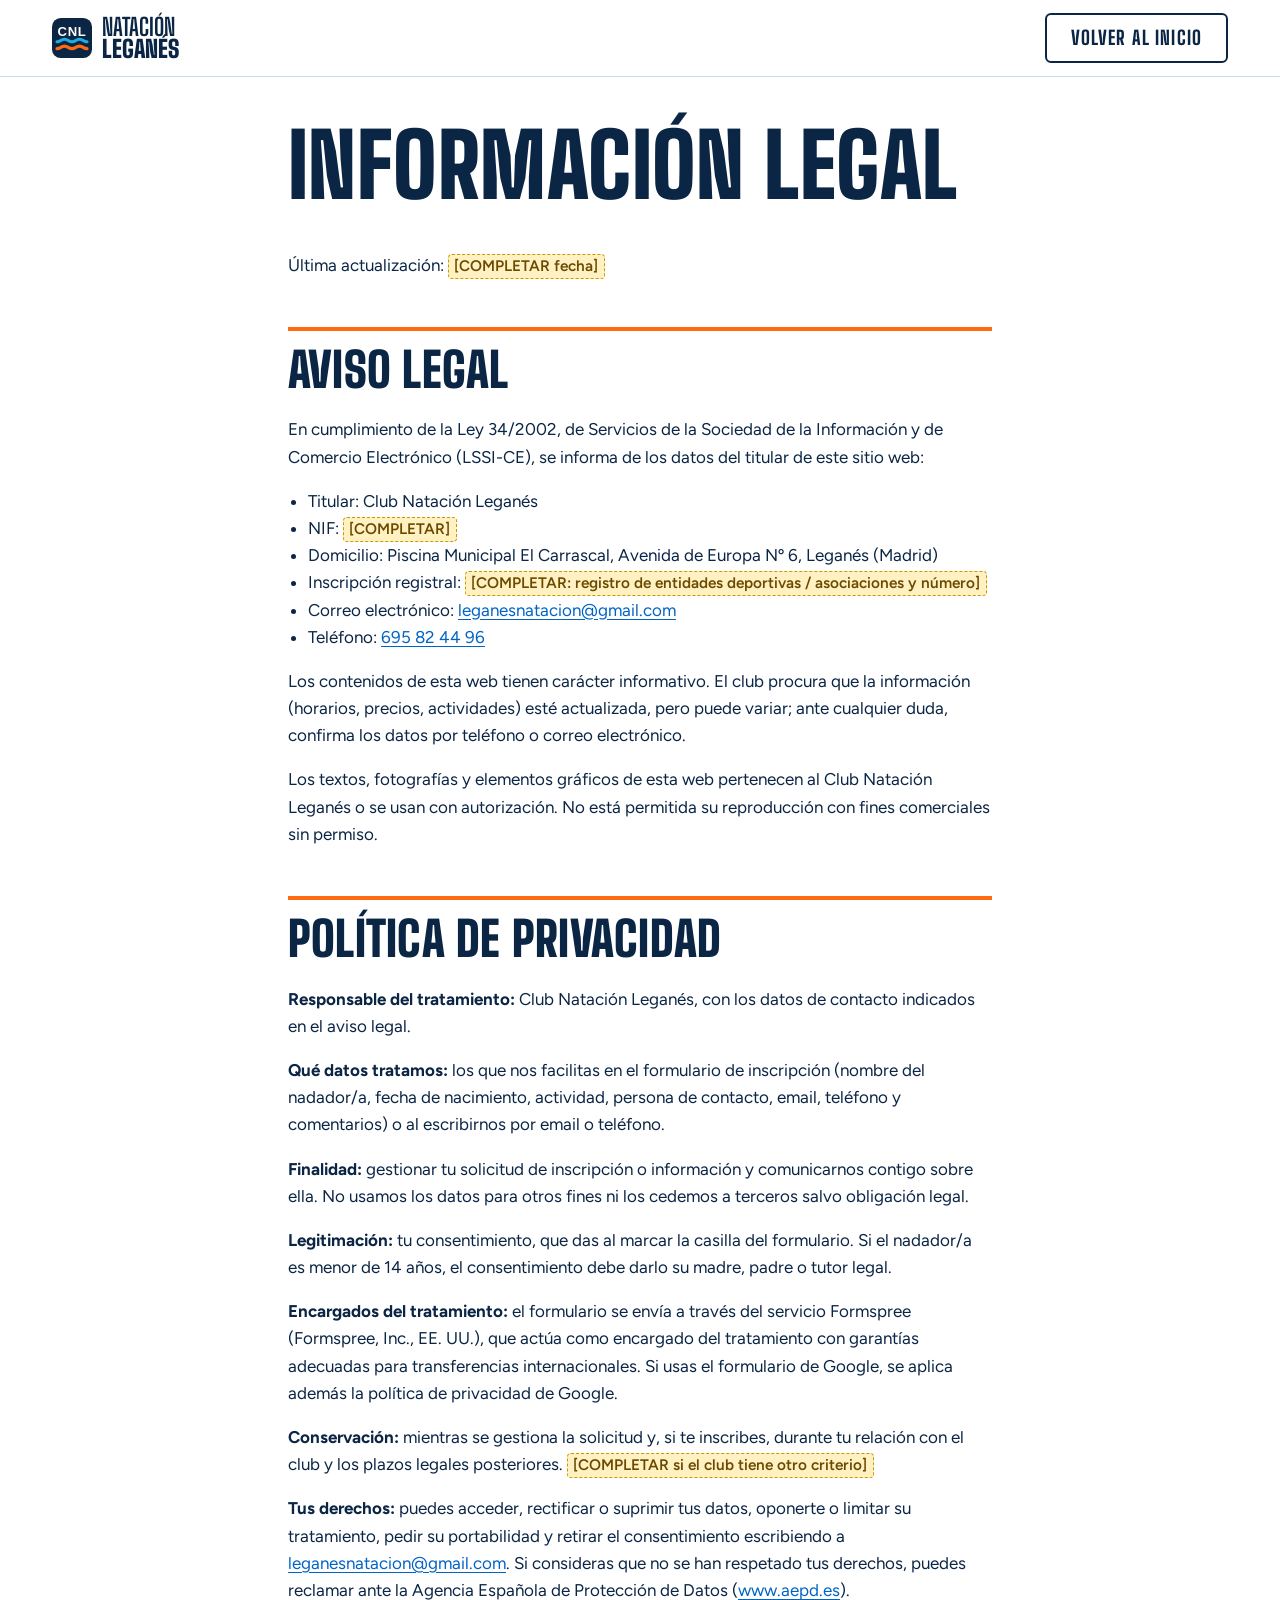
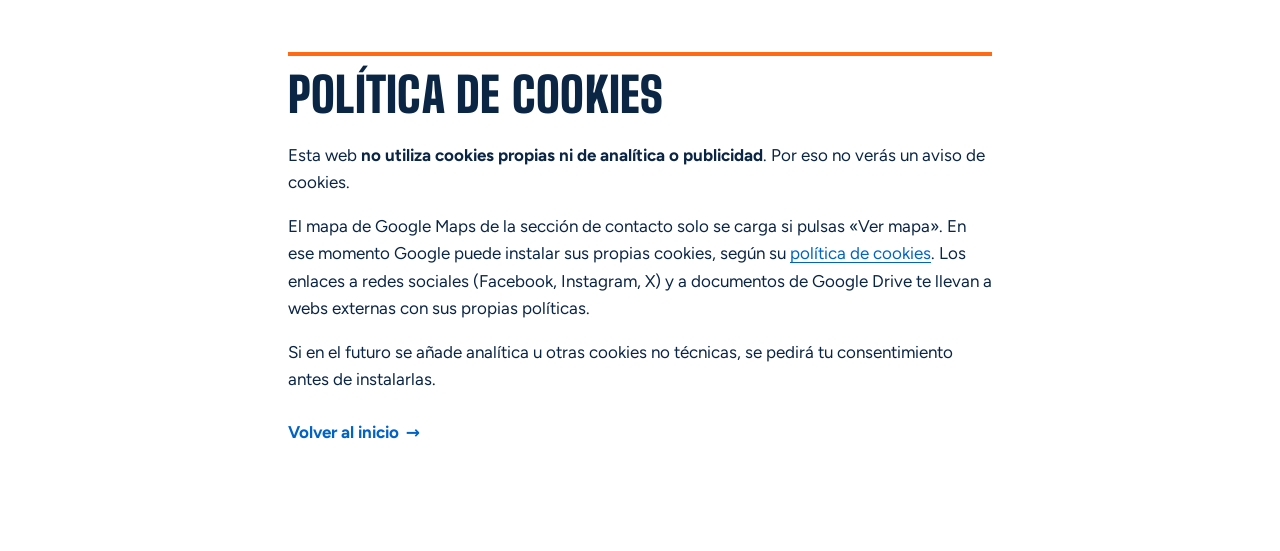
<file: legal.html>
<!doctype html>
<html lang="es-ES">
<head>
  <meta charset="utf-8">
  <meta name="viewport" content="width=device-width, initial-scale=1">
  <title>Aviso legal, privacidad y cookies · Club Natación Leganés</title>
  <meta name="description" content="Aviso legal, política de privacidad y política de cookies de la web del Club Natación Leganés.">
  <link rel="canonical" href="https://www.natacionleganes.com/legal.html">
  <meta name="theme-color" content="#0B2545">
  <link rel="icon" href="assets/img/favicon.svg" type="image/svg+xml">
  <link rel="preload" href="assets/fonts/big-shoulders-display.woff2" as="font" type="font/woff2" crossorigin>
  <link rel="stylesheet" href="assets/css/styles.css">
</head>
<body class="page-simple">
  <a class="skip-link" href="#contenido">Saltar al contenido</a>
  <header class="site-header">
    <div class="header-inner">
      <a class="brand" href="./">
        <img src="assets/img/favicon.svg" alt="" width="40" height="40">
        <span class="brand-text">Natación<strong>Leganés</strong></span>
      </a>
      <a class="btn btn-outline" href="./">Volver al inicio</a>
    </div>
  </header>

  <!-- Texto orientativo: revisadlo con vuestra asesoría antes de publicar.
       Rellena los [COMPLETAR] con los datos registrales del club. -->
  <main id="contenido" class="container legal">
    <h1>Información legal</h1>
    <p>Última actualización: <span class="completar">[COMPLETAR fecha]</span></p>

    <h2 id="aviso-legal">Aviso legal</h2>
    <p>En cumplimiento de la Ley 34/2002, de Servicios de la Sociedad de la Información y de Comercio Electrónico (LSSI-CE), se informa de los datos del titular de este sitio web:</p>
    <ul>
      <li>Titular: Club Natación Leganés</li>
      <li>NIF: <span class="completar">[COMPLETAR]</span></li>
      <li>Domicilio: Piscina Municipal El Carrascal, Avenida de Europa Nº 6, Leganés (Madrid)</li>
      <li>Inscripción registral: <span class="completar">[COMPLETAR: registro de entidades deportivas / asociaciones y número]</span></li>
      <li>Correo electrónico: <a href="mailto:leganesnatacion@gmail.com">leganesnatacion@gmail.com</a></li>
      <li>Teléfono: <a href="tel:+34695824496">695 82 44 96</a></li>
    </ul>
    <p>Los contenidos de esta web tienen carácter informativo. El club procura que la información (horarios, precios, actividades) esté actualizada, pero puede variar; ante cualquier duda, confirma los datos por teléfono o correo electrónico.</p>
    <p>Los textos, fotografías y elementos gráficos de esta web pertenecen al Club Natación Leganés o se usan con autorización. No está permitida su reproducción con fines comerciales sin permiso.</p>

    <h2 id="privacidad">Política de privacidad</h2>
    <p><strong>Responsable del tratamiento:</strong> Club Natación Leganés, con los datos de contacto indicados en el aviso legal.</p>
    <p><strong>Qué datos tratamos:</strong> los que nos facilitas en el formulario de inscripción (nombre del nadador/a, fecha de nacimiento, actividad, persona de contacto, email, teléfono y comentarios) o al escribirnos por email o teléfono.</p>
    <p><strong>Finalidad:</strong> gestionar tu solicitud de inscripción o información y comunicarnos contigo sobre ella. No usamos los datos para otros fines ni los cedemos a terceros salvo obligación legal.</p>
    <p><strong>Legitimación:</strong> tu consentimiento, que das al marcar la casilla del formulario. Si el nadador/a es menor de 14 años, el consentimiento debe darlo su madre, padre o tutor legal.</p>
    <p><strong>Encargados del tratamiento:</strong> el formulario se envía a través del servicio Formspree (Formspree, Inc., EE. UU.), que actúa como encargado del tratamiento con garantías adecuadas para transferencias internacionales. Si usas el formulario de Google, se aplica además la política de privacidad de Google.</p>
    <p><strong>Conservación:</strong> mientras se gestiona la solicitud y, si te inscribes, durante tu relación con el club y los plazos legales posteriores. <span class="completar">[COMPLETAR si el club tiene otro criterio]</span></p>
    <p><strong>Tus derechos:</strong> puedes acceder, rectificar o suprimir tus datos, oponerte o limitar su tratamiento, pedir su portabilidad y retirar el consentimiento escribiendo a <a href="mailto:leganesnatacion@gmail.com">leganesnatacion@gmail.com</a>. Si consideras que no se han respetado tus derechos, puedes reclamar ante la Agencia Española de Protección de Datos (<a href="https://www.aepd.es" rel="noopener" target="_blank">www.aepd.es</a>).</p>

    <h2 id="cookies">Política de cookies</h2>
    <p>Esta web <strong>no utiliza cookies propias ni de analítica o publicidad</strong>. Por eso no verás un aviso de cookies.</p>
    <p>El mapa de Google Maps de la sección de contacto solo se carga si pulsas «Ver mapa». En ese momento Google puede instalar sus propias cookies, según su <a href="https://policies.google.com/technologies/cookies?hl=es" rel="noopener" target="_blank">política de cookies</a>. Los enlaces a redes sociales (Facebook, Instagram, X) y a documentos de Google Drive te llevan a webs externas con sus propias políticas.</p>
    <p>Si en el futuro se añade analítica u otras cookies no técnicas, se pedirá tu consentimiento antes de instalarlas.</p>

    <p><a class="link-arrow" href="./">Volver al inicio</a></p>
  </main>
</body>
</html>
</file>
<file: assets/css/styles.css>
/* =========================================================
   Club Natación Leganés · estilos
   Mobile first. Colores y tipografías en :root.
   ========================================================= */

@font-face {
  font-family: "Big Shoulders Display";
  src: url("../fonts/big-shoulders-display.woff2") format("woff2");
  font-weight: 100 900;
  font-style: normal;
  font-display: swap;
}
@font-face {
  font-family: "Figtree";
  src: url("../fonts/figtree.woff2") format("woff2");
  font-weight: 300 900;
  font-style: normal;
  font-display: swap;
}

:root {
  /* Paleta */
  --abismo: #0B2545;      /* texto, fondos oscuros */
  --azul: #0063C6;        /* enlaces, detalles */
  --agua: #1BB0E0;        /* decorativo */
  --espuma: #EEF7FC;      /* fondos alternos */
  --blanco: #FFFFFF;
  --acento: #FF6A13;      /* corchera: botones y detalles */
  --acento-hover: #FF8540;

  --ink: var(--abismo);
  --ink-soft: #3D5470;
  --line: #CFDDEA;
  --focus: var(--azul);

  --font-display: "Big Shoulders Display", "Arial Narrow", Impact, sans-serif;
  --font-body: "Figtree", system-ui, -apple-system, "Segoe UI", Roboto, sans-serif;

  --gutter: 16px;
  --max: 1240px;
  --radius: 6px;
  --cut: 28px;
  --header-h: 68px;
  --ease: cubic-bezier(.2, .7, .2, 1);
}

@media (min-width: 720px) { :root { --gutter: 32px; --header-h: 76px; } }

/* ---------- Base ---------- */
*, *::before, *::after { box-sizing: border-box; }
html { -webkit-text-size-adjust: 100%; scroll-padding-top: var(--header-h); }
body {
  margin: 0;
  font-family: var(--font-body);
  font-size: 1.0625rem;
  line-height: 1.6;
  color: var(--ink);
  background: var(--blanco);
  overflow-x: hidden;
}
img, svg, video { display: block; max-width: 100%; height: auto; }
a { color: var(--azul); text-underline-offset: .2em; }
a:hover { color: var(--abismo); }
h1, h2, h3, h4 { font-family: var(--font-display); font-weight: 800; line-height: .95; text-transform: uppercase; letter-spacing: .005em; margin: 0 0 .5em; }
h2 { font-size: clamp(2.75rem, 9vw, 5.75rem); font-weight: 900; }
h3 { font-size: clamp(1.75rem, 4vw, 2.5rem); }
h4 { font-size: 1.6rem; }
p { margin: 0 0 1em; }
ul, ol { padding: 0; margin: 0; }
ul { list-style: none; }
button { font: inherit; }
[hidden] { display: none !important; }

:focus-visible { outline: 3px solid var(--focus); outline-offset: 3px; }
.hero, .section-dark, .site-footer, .site-nav { --focus: #FF9A5C; }

.container { width: 100%; max-width: var(--max); margin-inline: auto; padding-inline: var(--gutter); }
.visually-hidden { position: absolute !important; width: 1px; height: 1px; padding: 0; margin: -1px; overflow: hidden; clip: rect(0 0 0 0); white-space: nowrap; border: 0; }
.skip-link { position: absolute; left: var(--gutter); top: -100px; z-index: 100; background: var(--acento); color: var(--abismo); padding: .75rem 1rem; font-weight: 700; }
.skip-link:focus { top: 12px; }
.lead { font-size: clamp(1.2rem, 2.4vw, 1.45rem); line-height: 1.45; font-weight: 600; }
.muted { color: var(--ink-soft); }
.text-accent { color: var(--acento); }

/* Marcador de datos pendientes */
.completar { display: inline-block; padding: 0 .35em; background: #FFF1C2; color: #6B4A00; border: 1px dashed #C99A00; border-radius: 4px; font-size: .9em; font-weight: 600; line-height: 1.5; }

/* ---------- Botones ---------- */
.btn {
  display: inline-flex; align-items: center; justify-content: center; gap: .5em;
  min-height: 48px; padding: .5rem 1.5rem;
  font-family: var(--font-display); font-weight: 800; font-size: 1.2rem; letter-spacing: .06em; text-transform: uppercase;
  text-decoration: none; border: 2px solid transparent; border-radius: var(--radius); cursor: pointer;
  transition: background-color .2s, color .2s, border-color .2s, transform .2s var(--ease);
}
.btn:hover { transform: translateY(-2px); }
.btn-lg { min-height: 56px; padding-inline: 2rem; font-size: 1.35rem; }
.btn-accent { background: var(--acento); color: var(--abismo); }
.btn-accent:hover { background: var(--acento-hover); color: var(--abismo); }
.btn-ghost { border-color: rgba(255,255,255,.85); color: var(--blanco); }
.btn-ghost:hover { background: var(--blanco); color: var(--abismo); }
.btn-outline { border-color: var(--abismo); color: var(--abismo); }
.btn-outline:hover { background: var(--abismo); color: var(--blanco); }

.link-arrow { display: inline-flex; align-items: center; gap: .4em; min-height: 44px; font-weight: 700; color: var(--azul); text-decoration: none; }
.link-arrow::after { content: "→"; transition: transform .2s var(--ease); }
.link-arrow:hover::after { transform: translateX(4px); }

/* ---------- Cabecera ---------- */
.site-header {
  position: fixed; inset: 0 0 auto; z-index: 50; height: var(--header-h);
  color: var(--blanco);
  transition: color .3s;
}
/* El fondo y el desenfoque van en una capa aparte: un backdrop-filter en la propia
   cabecera encerraría el menú móvil (position: fixed) dentro de sus 68 px de alto. */
.site-header::before {
  content: ""; position: absolute; inset: 0; z-index: -1;
  background: rgba(255,255,255,.96); box-shadow: 0 1px 0 var(--line), 0 8px 24px rgba(11,37,69,.08);
  opacity: 0; transition: opacity .3s;
}
@supports (backdrop-filter: blur(8px)) { .site-header::before { background: rgba(255,255,255,.85); backdrop-filter: blur(10px); } }
.site-header.is-scrolled { color: var(--abismo); }
.site-header.is-scrolled::before { opacity: 1; }
body.menu-open .site-header { color: var(--blanco); }
body.menu-open .site-header::before, body.menu-open .scroll-lane { opacity: 0; }
.header-inner { display: flex; align-items: center; justify-content: space-between; height: 100%; max-width: var(--max); margin-inline: auto; padding-inline: var(--gutter); }

.brand { display: inline-flex; align-items: center; gap: .6rem; color: inherit; text-decoration: none; position: relative; z-index: 2; }
.brand-text { font-family: var(--font-display); font-size: 1.5rem; font-weight: 700; text-transform: uppercase; line-height: .9; display: flex; flex-direction: column; }
.brand-text strong { font-weight: 900; }
.brand:hover { color: inherit; }

.nav-toggle { position: relative; z-index: 2; width: 48px; height: 48px; display: grid; place-items: center; background: none; border: 0; color: inherit; cursor: pointer; }
.nav-toggle-bars, .nav-toggle-bars::before, .nav-toggle-bars::after { display: block; width: 26px; height: 3px; background: currentColor; border-radius: 2px; transition: transform .3s var(--ease), opacity .2s; }
.nav-toggle-bars { position: relative; }
.nav-toggle-bars::before, .nav-toggle-bars::after { content: ""; position: absolute; left: 0; }
.nav-toggle-bars::before { top: -8px; }
.nav-toggle-bars::after { top: 8px; }
.nav-toggle[aria-expanded="true"] .nav-toggle-bars { background: transparent; }
.nav-toggle[aria-expanded="true"] .nav-toggle-bars::before { transform: translateY(8px) rotate(45deg); background: var(--blanco); }
.nav-toggle[aria-expanded="true"] .nav-toggle-bars::after { transform: translateY(-8px) rotate(-45deg); background: var(--blanco); }
body.menu-open .site-header .brand { color: var(--blanco); }

.site-nav {
  position: fixed; inset: 0; z-index: 1;
  display: flex; flex-direction: column; gap: 1.75rem;
  height: 100vh; height: 100dvh; overflow-y: auto; overscroll-behavior: contain;
  padding: calc(var(--header-h) + 1.5rem) var(--gutter) calc(2rem + env(safe-area-inset-bottom));
  background: var(--abismo) linear-gradient(180deg, rgba(0,99,198,.28), transparent 55%); color: var(--blanco);
  visibility: hidden; opacity: 0;
  transition: opacity .3s var(--ease), visibility 0s .3s;
}
.site-nav.is-open { visibility: visible; opacity: 1; transition-delay: 0s; }
.site-nav ul { display: flex; flex-direction: column; counter-reset: nav; border-top: 1px solid rgba(255,255,255,.14); }
.site-nav li { counter-increment: nav; border-bottom: 1px solid rgba(255,255,255,.14); }
.site-nav li > a { display: flex; align-items: baseline; gap: .9rem; padding: .55rem 0; color: inherit; text-decoration: none; font-family: var(--font-display); font-weight: 800; font-size: clamp(2rem, 9vw, 2.75rem); text-transform: uppercase; line-height: 1.05; }
.site-nav li > a::before { content: counter(nav, decimal-leading-zero); font-family: var(--font-body); font-size: .8rem; font-weight: 700; color: var(--agua); }
.site-nav li > a:hover { color: var(--acento); }
.nav-cta { align-self: stretch; min-height: 56px; font-size: 1.35rem; }
.nav-phone { display: flex; flex-direction: column; gap: .2rem; color: var(--blanco); text-decoration: none; font-family: var(--font-display); font-weight: 800; font-size: 1.75rem; line-height: 1; }
.nav-phone span { font-family: var(--font-body); font-size: .8rem; font-weight: 700; letter-spacing: .12em; text-transform: uppercase; color: rgba(255,255,255,.7); }
.nav-phone:hover { color: var(--acento); }
.site-nav.is-open li { animation: nav-in .45s var(--ease) both; }
.site-nav.is-open li:nth-child(2) { animation-delay: .04s; }
.site-nav.is-open li:nth-child(3) { animation-delay: .08s; }
.site-nav.is-open li:nth-child(4) { animation-delay: .12s; }
.site-nav.is-open li:nth-child(5) { animation-delay: .16s; }
.site-nav.is-open li:nth-child(6) { animation-delay: .2s; }
@keyframes nav-in { from { opacity: 0; transform: translateX(-16px); } to { opacity: 1; transform: none; } }
body.menu-open { overflow: hidden; }

@media (min-width: 1000px) {
  .nav-toggle { display: none; }
  .site-nav {
    position: static; flex-direction: row; align-items: center; gap: 1.75rem; padding: 0;
    height: auto; overflow: visible;
    background: none; color: inherit; visibility: visible; opacity: 1; transform: none; transition: none;
  }
  .site-nav ul { flex-direction: row; gap: 1.5rem; border: 0; }
  .site-nav li { border: 0; animation: none !important; }
  .site-nav li > a { display: block; font-size: 1.15rem; letter-spacing: .06em; padding: .5rem 0; position: relative; }
  .site-nav li > a::before { content: none; }
  .nav-cta { align-self: auto; min-height: 48px; font-size: 1.2rem; }
  .nav-phone { display: none; }
  .site-nav li > a::after { content: ""; position: absolute; left: 0; right: 0; bottom: 2px; height: 3px; background: var(--acento); transform: scaleX(0); transform-origin: left; transition: transform .25s var(--ease); }
  .site-nav li > a:hover, .site-nav a[aria-current="true"] { color: inherit; }
  .site-nav li > a:hover::after, .site-nav a[aria-current="true"]::after { transform: scaleX(1); }
  .site-header.is-scrolled .site-nav { --focus: var(--azul); }
}

/* ---------- Hero ---------- */
.hero { position: relative; min-height: 100vh; min-height: 100svh; display: flex; flex-direction: column; justify-content: flex-end; color: var(--blanco); background: var(--abismo); isolation: isolate; overflow: hidden; }
.hero-media { position: absolute; inset: 0; z-index: -1; }
.hero-media img, .hero-media video { width: 100%; height: 100%; object-fit: cover; }
.hero-media::after { content: ""; position: absolute; inset: 0; background: linear-gradient(to top, rgba(11,37,69,.94) 0%, rgba(11,37,69,.55) 45%, rgba(11,37,69,.25) 75%, rgba(11,37,69,.5) 100%); }
.hero-content { padding-top: calc(var(--header-h) + 3rem); padding-bottom: 2.5rem; }
.eyebrow { display: inline-flex; align-items: center; gap: .75rem; font-weight: 700; letter-spacing: .14em; text-transform: uppercase; font-size: .9rem; margin-bottom: 1.25rem; }
.eyebrow::before { content: ""; width: 36px; height: 4px; background: var(--acento); }
.hero-title { font-size: clamp(3.75rem, min(18vw, 14svh), 11rem); font-weight: 900; line-height: .9; margin: 0 0 1.5rem; letter-spacing: -.005em; }
.hero-title span { display: block; }
.hero-lead { max-width: 34rem; font-size: clamp(1.1rem, 2.2vw, 1.35rem); line-height: 1.45; margin-bottom: 2rem; color: rgba(255,255,255,.92); }
.hero-actions { display: flex; flex-wrap: wrap; gap: .75rem; }

.quick-links { border-top: 1px solid rgba(255,255,255,.22); background: rgba(11,37,69,.55); }
.quick-links ul { display: grid; grid-template-columns: repeat(2, 1fr); }
.quick-links li + li { border-left: 1px solid rgba(255,255,255,.22); }
.quick-links li:nth-child(3) { border-left: 0; }
.quick-links li:nth-child(n+3) { border-top: 1px solid rgba(255,255,255,.22); }
.quick-links a { display: flex; align-items: baseline; gap: .6rem; padding: 1.1rem .75rem; color: var(--blanco); text-decoration: none; font-family: var(--font-display); font-weight: 800; font-size: 1.4rem; text-transform: uppercase; transition: background-color .2s, color .2s; }
.quick-links li:first-child a, .quick-links li:nth-child(3) a { padding-left: 0; }
.quick-links a:hover { color: var(--acento); }
.ql-num { font-family: var(--font-body); font-size: .8rem; font-weight: 700; color: var(--agua); }
@media (min-width: 720px) {
  .quick-links ul { grid-template-columns: repeat(4, 1fr); }
  .quick-links li:nth-child(3) { border-left: 1px solid rgba(255,255,255,.22); }
  .quick-links li:nth-child(n+3) { border-top: 0; }
  .quick-links li:nth-child(3) a { padding-left: 1.25rem; }
  .quick-links a { padding: 1.5rem 1.25rem; font-size: 1.75rem; }
}

/* ---------- Cifras ---------- */
.stats { background: var(--blanco); border-bottom: 1px solid var(--line); }
.stats-grid { display: grid; grid-template-columns: repeat(2, 1fr); gap: 0; }
.stats-grid li { padding: 1.75rem .75rem 1.75rem 0; border-bottom: 1px solid var(--line); }
.stats-grid li:nth-child(even) { padding-left: 1rem; border-left: 1px solid var(--line); }
.stats-grid li:nth-child(n+3) { border-bottom: 0; }
.stats-grid strong { display: block; font-family: var(--font-display); font-weight: 900; font-size: clamp(1.6rem, 4.5vw, 2.6rem); line-height: 1; text-transform: uppercase; color: var(--abismo); }
.stats-grid strong::after { content: ""; display: block; width: 32px; height: 4px; margin-top: .6rem; background: var(--acento); }
.stats-grid li > span { display: block; margin-top: .6rem; color: var(--ink-soft); font-size: .95rem; }
@media (min-width: 900px) {
  .stats-grid { grid-template-columns: repeat(4, 1fr); }
  .stats-grid li { padding: 2.5rem 1.5rem; border-bottom: 0; }
  .stats-grid li:first-child { padding-left: 0; }
  .stats-grid li + li { border-left: 1px solid var(--line); }
}

/* ---------- Secciones ---------- */
.section { padding-block: clamp(4.5rem, 11vw, 8.5rem); }
.section-alt { background: var(--espuma); }
.section-dark { background: var(--abismo); color: var(--blanco); }
.section-dark a { color: var(--agua); }
.section-head { margin-bottom: clamp(2.5rem, 6vw, 4rem); max-width: 52rem; }
.section-num { display: flex; align-items: center; gap: .75rem; margin-bottom: 1rem; font-weight: 700; font-size: .9rem; letter-spacing: .14em; text-transform: uppercase; color: var(--azul); }
.section-num::before { content: ""; width: 28px; height: 4px; background: var(--acento); }
.section-dark .section-num { color: var(--agua); }
.section-intro { font-size: 1.15rem; color: var(--ink-soft); max-width: 46rem; }
.section-dark .section-intro { color: rgba(255,255,255,.82); }

.block { margin-top: clamp(4rem, 9vw, 6.5rem); }
.block-title { font-size: clamp(2rem, 5.5vw, 3.25rem); font-weight: 900; }
.block-intro { max-width: 46rem; color: var(--ink-soft); margin-bottom: 2rem; }



/* El club */
.split { display: grid; gap: 2.5rem; align-items: center; }
.split-media img { width: 100%; aspect-ratio: 4 / 5; object-fit: cover; clip-path: polygon(0 0, calc(100% - var(--cut)) 0, 100% var(--cut), 100% 100%, 0 100%); }
@media (min-width: 900px) { .split { grid-template-columns: 1.1fr .9fr; gap: 5rem; } }

.values { display: grid; gap: 1px; margin-top: clamp(3.5rem, 8vw, 5.5rem); background: var(--line); border: 1px solid var(--line); }
.value { background: var(--blanco); padding: 2rem 1.5rem; }
.value-num { display: block; font-family: var(--font-display); font-weight: 900; font-size: 4rem; line-height: 1; color: transparent; -webkit-text-stroke: 2px var(--agua); margin-bottom: 1rem; }
.value h3 { font-size: 1.75rem; }
.value p { margin: 0; color: var(--ink-soft); }
@media (min-width: 800px) { .values { grid-template-columns: repeat(3, 1fr); } .value { padding: 2.5rem 2rem; } }

.achievements, .trophies { display: grid; gap: 1.25rem; }
@media (min-width: 900px) { .achievements { grid-template-columns: repeat(3, 1fr); } .trophies { grid-template-columns: repeat(2, 1fr); } }
.achievement, .trophy { background: var(--espuma); padding: 2rem 1.5rem; border-top: 5px solid var(--acento); }
.achievement h4, .trophy h4 { font-size: 1.85rem; }
.achievement > p:not(.achievement-tag), .trophy > p:not(.achievement-tag) { color: var(--ink-soft); }
.achievement-tag { display: inline-block; margin-bottom: 1rem; padding: .2rem .6rem; background: var(--abismo); color: var(--blanco); font-size: .8rem; font-weight: 700; letter-spacing: .1em; text-transform: uppercase; }
.medal-list li { padding: .35rem 0; border-bottom: 1px solid var(--line); font-size: .95rem; }
.doc-links { display: flex; flex-wrap: wrap; gap: .5rem; margin-top: 1.25rem; }
.doc-links a { display: inline-flex; align-items: center; min-height: 44px; padding: .4rem 1rem; border: 2px solid var(--abismo); border-radius: var(--radius); color: var(--abismo); font-weight: 700; text-decoration: none; }
.doc-links a:hover { background: var(--abismo); color: var(--blanco); }

.venues { display: grid; gap: 1.25rem; }
@media (min-width: 800px) { .venues { grid-template-columns: repeat(2, 1fr); } }
.venue { background: var(--blanco); border: 1px solid var(--line); }
.venue img { width: 100%; aspect-ratio: 3 / 2; object-fit: cover; }
.venue-body { padding: 1.5rem; }
.venue-body p { color: var(--ink-soft); margin-bottom: .5rem; }

/* Desplegables */
.more { margin-top: 1rem; }
.more summary { display: inline-flex; align-items: center; gap: .5rem; min-height: 44px; cursor: pointer; font-weight: 700; color: var(--azul); list-style: none; }
.more summary::-webkit-details-marker { display: none; }
.more summary::before { content: "+"; display: grid; place-items: center; width: 26px; height: 26px; border: 2px solid currentColor; border-radius: 50%; font-size: 1.1rem; line-height: 1; transition: transform .25s var(--ease); }
.more[open] summary::before { transform: rotate(45deg); }
.more[open] > *:not(summary) { animation: fade-in .35s var(--ease); }
.more-box { margin-top: 2rem; padding: 1.25rem 1.5rem; background: var(--blanco); border: 1px solid var(--line); border-left: 5px solid var(--agua); }
.more-box summary { color: var(--abismo); font-size: 1.1rem; }
.tips { counter-reset: tip; list-style: none; display: grid; gap: .75rem; margin-top: 1rem; }
.tips li { counter-increment: tip; position: relative; padding-left: 2.75rem; }
.tips li::before { content: counter(tip, decimal-leading-zero); position: absolute; left: 0; top: -.05em; font-family: var(--font-display); font-weight: 900; font-size: 1.35rem; color: var(--azul); }
@media (min-width: 900px) { .tips { grid-template-columns: repeat(2, 1fr); column-gap: 2.5rem; } }

/* ---------- Actividades ---------- */
.activity-group + .activity-group { margin-top: clamp(4rem, 9vw, 6.5rem); }
.group-head { display: grid; gap: .5rem 3rem; margin-bottom: 2rem; }
.group-head h3 { font-size: clamp(2rem, 5.5vw, 3.25rem); font-weight: 900; }
.group-head p { color: var(--ink-soft); max-width: 44rem; margin: 0; }
@media (min-width: 900px) { .group-head { grid-template-columns: minmax(0, 1fr) minmax(0, 1.3fr); align-items: end; } .group-head h3 { margin: 0; } }

.cards { display: grid; gap: 1.25rem; grid-template-columns: repeat(auto-fill, minmax(min(100%, 290px), 1fr)); }
.cards-two { margin-top: 2rem; }
@media (min-width: 900px) { .cards-two { grid-template-columns: repeat(2, 1fr); } }
.card { display: flex; flex-direction: column; background: var(--blanco); border: 1px solid var(--line); transition: transform .3s var(--ease), box-shadow .3s var(--ease); }
.card:hover { transform: translateY(-4px); box-shadow: 0 18px 40px rgba(11,37,69,.12); }
.card > img { width: 100%; aspect-ratio: 3 / 2; object-fit: cover; }
.cards-compact .card { border-top: 0; position: relative; }
.cards-compact .card::before { content: ""; height: 6px; background: repeating-linear-gradient(90deg, var(--acento) 0 18px, var(--blanco) 18px 22px, var(--azul) 22px 40px, var(--blanco) 40px 44px); }
.card-body { display: flex; flex-direction: column; flex: 1; padding: 1.5rem; }
.card-body > p:not(.card-tag) { color: var(--ink-soft); font-size: 1rem; }
.card-tag { font-size: .8rem; font-weight: 700; letter-spacing: .12em; text-transform: uppercase; color: var(--azul); margin-bottom: .5rem; }
.card h4 { font-size: 2.1rem; font-weight: 900; margin-bottom: 1rem; }
.card-facts { margin: 0 0 1rem; display: grid; gap: 0; }
.card-facts div { display: grid; grid-template-columns: 5.5rem 1fr; gap: .75rem; padding: .55rem 0; border-top: 1px solid var(--line); }
.card-facts dt { font-size: .8rem; font-weight: 700; letter-spacing: .08em; text-transform: uppercase; color: var(--ink-soft); padding-top: .15em; }
.card-facts dd { margin: 0; font-weight: 600; font-size: .98rem; }
.card .link-arrow { margin-top: auto; }

.master-intro { display: grid; gap: 2rem; align-items: start; }
.master-intro img { width: 100%; aspect-ratio: 3 / 2; object-fit: cover; clip-path: polygon(0 0, calc(100% - var(--cut)) 0, 100% var(--cut), 100% 100%, 0 100%); }
.master-intro h3 { font-size: clamp(2rem, 5.5vw, 3.25rem); font-weight: 900; }
.master-intro p:not(.lead) { color: var(--ink-soft); }
.master-intro h4 { margin-top: 1.5rem; font-size: 1.4rem; }
@media (min-width: 900px) { .master-intro { grid-template-columns: .9fr 1.1fr; gap: 4rem; } .master-intro img { position: sticky; top: calc(var(--header-h) + 1.5rem); } }

/* ---------- Horarios ---------- */
.filters { display: flex; flex-wrap: wrap; gap: .5rem; margin-bottom: 1.5rem; }
.chip { min-height: 44px; padding: .4rem 1.1rem; border: 2px solid var(--abismo); border-radius: 999px; background: var(--blanco); color: var(--abismo); font-weight: 700; cursor: pointer; transition: background-color .2s, color .2s; }
.chip:hover { background: var(--espuma); }
.chip[aria-pressed="true"] { background: var(--abismo); color: var(--blanco); }

.table-wrap { width: 100%; }
.data-table { width: 100%; border-collapse: collapse; font-size: 1rem; }
.data-table thead th { background: var(--abismo); color: var(--blanco); text-align: left; font-family: var(--font-display); font-weight: 800; font-size: 1.1rem; letter-spacing: .06em; text-transform: uppercase; padding: .9rem 1rem; }
.data-table tbody th { text-align: left; font-weight: 700; }
.data-table tbody th, .data-table td { padding: .9rem 1rem; border-bottom: 1px solid var(--line); vertical-align: top; }
.data-table tbody tr:nth-child(even) { background: var(--espuma); }
.data-table tr[hidden] { display: none; }
.tarifas-title { margin-top: clamp(3.5rem, 8vw, 5rem); }
.table-note { margin-top: 1.5rem; color: var(--ink-soft); }

@media (max-width: 719px) {
  .data-table thead { position: absolute; width: 1px; height: 1px; overflow: hidden; clip: rect(0 0 0 0); }
  .data-table, .data-table tbody, .data-table tr, .data-table th, .data-table td { display: block; }
  .data-table tbody tr { margin-bottom: .75rem; border: 1px solid var(--line); border-left: 5px solid var(--azul); background: var(--blanco) !important; }
  .data-table tbody tr[data-tipo="escuela"] { border-left-color: var(--agua); }
  .data-table tbody tr[data-tipo="master"] { border-left-color: var(--abismo); }
  .data-table tbody tr[data-tipo="adultos"] { border-left-color: var(--acento); }
  .data-table tbody th { font-family: var(--font-display); font-size: 1.4rem; text-transform: uppercase; border: 0; padding-bottom: .25rem; }
  .data-table td { display: grid; grid-template-columns: 6rem 1fr; gap: .5rem; padding: .35rem 1rem; border: 0; }
  .data-table td:last-child { padding-bottom: 1rem; }
  .data-table td::before { content: attr(data-label); font-size: .8rem; font-weight: 700; letter-spacing: .08em; text-transform: uppercase; color: var(--ink-soft); padding-top: .15em; }
}

/* ---------- Equipo ---------- */
.coaches { display: grid; gap: 1px; grid-template-columns: repeat(auto-fill, minmax(min(100%, 210px), 1fr)); background: rgba(255,255,255,.14); border: 1px solid rgba(255,255,255,.14); }
.coach { background: var(--abismo); padding: 2rem 1.5rem; }
.avatar { display: grid; place-items: center; width: 96px; height: 96px; margin-bottom: 1.25rem; border-radius: 50%; object-fit: cover; background: linear-gradient(135deg, var(--azul), var(--agua)); font-family: var(--font-display); font-weight: 900; font-size: 2.25rem; color: var(--blanco); }
.coach h3 { font-size: 1.6rem; margin-bottom: .35rem; }
.coach p { margin: 0; color: var(--acento-hover); font-weight: 700; }
.board { margin-top: clamp(3.5rem, 8vw, 5rem); }
.board > p { color: rgba(255,255,255,.82); max-width: 46rem; }
.board-list { display: grid; gap: 0 2.5rem; margin: 1.5rem 0; }
.board-list div { display: flex; justify-content: space-between; gap: 1rem; padding: .85rem 0; border-bottom: 1px solid rgba(255,255,255,.18); }
.board-list dt { color: var(--agua); font-weight: 700; text-transform: uppercase; letter-spacing: .08em; font-size: .85rem; padding-top: .2em; }
.board-list dd { margin: 0; text-align: right; font-weight: 600; }
.board .muted { color: rgba(255,255,255,.7); }
@media (min-width: 800px) { .board-list { grid-template-columns: repeat(2, 1fr); } }

/* ---------- Galería ---------- */
.gallery { columns: 2; column-gap: .75rem; }
.gallery li { break-inside: avoid; margin-bottom: .75rem; }
@media (min-width: 900px) { .gallery { columns: 3; column-gap: 1.25rem; } .gallery li { margin-bottom: 1.25rem; } }
.gallery-item { display: block; width: 100%; padding: 0; border: 0; background: var(--espuma); cursor: zoom-in; overflow: hidden; }
.gallery-item img { width: 100%; transition: transform .6s var(--ease); }
.gallery-item:hover img { transform: scale(1.04); }

.lightbox { max-width: min(92vw, 1200px); max-height: 92vh; padding: 0; border: 0; background: transparent; color: var(--blanco); overflow: visible; }
.lightbox::backdrop { background: rgba(11,37,69,.92); }
.lightbox img { max-height: 80vh; width: auto; margin-inline: auto; }
.lightbox-caption { text-align: center; margin: .75rem 0 0; font-weight: 600; }
.lightbox-btn { position: fixed; width: 52px; height: 52px; display: grid; place-items: center; border: 0; border-radius: 50%; background: var(--blanco); color: var(--abismo); font-size: 2rem; line-height: 1; cursor: pointer; }
.lightbox-btn:hover { background: var(--acento); }
.lightbox-close { top: 16px; right: 16px; }
.lightbox-prev { left: 16px; top: 50%; transform: translateY(-50%); }
.lightbox-next { right: 16px; top: 50%; transform: translateY(-50%); }

/* ---------- Inscripción ---------- */
.signup { display: grid; gap: 3rem; align-items: start; }
@media (min-width: 960px) { .signup { grid-template-columns: .85fr 1.15fr; gap: 5rem; } .signup-text { position: sticky; top: calc(var(--header-h) + 2rem); } }
.signup-text h2 { font-size: clamp(2.5rem, 7vw, 4.75rem); }
.notice { padding: 1rem 1.25rem; background: var(--blanco); border-left: 5px solid var(--acento); font-weight: 600; }

.form { background: var(--blanco); padding: clamp(1.5rem, 4vw, 2.75rem); border-top: 6px solid var(--azul); box-shadow: 0 24px 60px rgba(11,37,69,.1); }
.field { display: flex; flex-direction: column; gap: .4rem; margin-bottom: 1.25rem; }
.field-row { display: grid; gap: 0 1.25rem; }
@media (min-width: 600px) { .field-row { grid-template-columns: 1fr 1fr; } }
.field label { font-weight: 700; font-size: .95rem; }
.field input, .field select, .field textarea {
  width: 100%; min-height: 50px; padding: .7rem .9rem;
  font: inherit; color: var(--ink); background: var(--blanco);
  border: 2px solid #9FB3C8; border-radius: var(--radius);
  transition: border-color .2s, box-shadow .2s;
}
.field textarea { resize: vertical; min-height: 120px; }
.field input:focus, .field select:focus, .field textarea:focus { outline: none; border-color: var(--azul); box-shadow: 0 0 0 4px rgba(0,99,198,.2); }
.field [aria-invalid="true"] { border-color: #C42B1C; }
.field-error { color: #B3261E; font-size: .9rem; font-weight: 600; }
.check { flex-direction: row; align-items: flex-start; gap: .75rem; }
.check input { width: 24px; min-height: 24px; height: 24px; flex: none; margin-top: .15rem; accent-color: var(--azul); }
.check label { font-weight: 500; }
.form-hint { font-size: .9rem; color: var(--ink-soft); }
.form-status { margin: 1rem 0 0; font-weight: 700; }
.form-status.ok { color: #1B6E3A; }
.form-status.error { color: #B3261E; }
.hp { position: absolute; left: -9999px; width: 1px; height: 1px; overflow: hidden; }

/* ---------- Contacto ---------- */
.contact { display: grid; gap: 3rem; }
@media (min-width: 960px) { .contact { grid-template-columns: 1fr 1fr; gap: 5rem; align-items: start; } }
.contact-list li { padding: 1.25rem 0; border-top: 1px solid var(--line); display: flex; flex-direction: column; gap: .2rem; }
.contact-list li:last-child { border-bottom: 1px solid var(--line); }
.contact-label { font-size: .8rem; font-weight: 700; letter-spacing: .12em; text-transform: uppercase; color: var(--ink-soft); }
.contact-value { font-family: var(--font-display); font-weight: 800; font-size: clamp(1.6rem, 4.5vw, 2.25rem); text-transform: uppercase; line-height: 1.1; color: var(--abismo); text-decoration: none; overflow-wrap: anywhere; }
a.contact-value:hover { color: var(--azul); }
a.contact-value[href^="mailto"] { text-transform: none; font-size: clamp(1.3rem, 4vw, 1.9rem); }
.contact-sub { color: var(--ink-soft); }
a.contact-sub { font-weight: 700; color: var(--azul); }
.social { display: flex; flex-wrap: wrap; gap: .5rem; margin-top: 1.75rem; }
.social a { display: inline-flex; align-items: center; min-height: 44px; padding: .4rem 1.1rem; border: 2px solid var(--abismo); border-radius: 999px; color: var(--abismo); font-weight: 700; text-decoration: none; }
.social a:hover { background: var(--abismo); color: var(--blanco); }

.map { position: relative; aspect-ratio: 4 / 3.4; background: var(--abismo) url("../img/hero.svg") center / cover; overflow: hidden; }
.map::before { content: ""; position: absolute; inset: 0; background: rgba(11,37,69,.72); }
.map-placeholder { position: relative; height: 100%; display: flex; flex-direction: column; justify-content: center; align-items: flex-start; gap: 1rem; padding: clamp(1.5rem, 5vw, 3rem); color: var(--blanco); --focus: #FF9A5C; }
.map-placeholder p:first-child { font-size: 1.2rem; font-weight: 600; max-width: 28rem; }
.map-note { font-size: .9rem; color: rgba(255,255,255,.8); margin: 0; }
.map-note a { color: var(--blanco); }
.map iframe { position: absolute; inset: 0; width: 100%; height: 100%; border: 0; }
.map.is-loaded::before { display: none; }

/* ---------- Pie ---------- */
.site-footer { background: var(--abismo); color: rgba(255,255,255,.85); }
.site-footer a { color: var(--blanco); }
.lane-rope { height: 10px; background: repeating-linear-gradient(90deg, var(--acento) 0 26px, var(--blanco) 26px 32px, var(--azul) 32px 58px, var(--blanco) 58px 64px); }
.footer-grid { display: grid; gap: 2.5rem; padding-block: 3.5rem; }
@media (min-width: 700px) { .footer-grid { grid-template-columns: 1fr 1fr; } }
@media (min-width: 1100px) { .footer-grid { grid-template-columns: 1.2fr 1fr 1.1fr 1fr; } }
.footer-brand .brand { color: var(--blanco); margin-bottom: 1rem; }
.footer-title { font-size: 1.3rem; color: var(--blanco); letter-spacing: .06em; margin-bottom: 1rem; }
.footer-grid nav a { display: inline-block; padding: .3rem 0; text-decoration: none; }
.footer-grid nav a:hover { color: var(--acento); }
.sponsors { display: flex; flex-wrap: wrap; gap: .75rem; }
.sponsors li { display: grid; place-items: center; min-width: 110px; min-height: 64px; padding: .5rem; background: var(--blanco); border-radius: var(--radius); }
.footer-bottom { display: flex; flex-wrap: wrap; justify-content: space-between; gap: 1rem; padding-block: 1.5rem; border-top: 1px solid rgba(255,255,255,.16); font-size: .9rem; }
.footer-bottom p { margin: 0; }
.footer-bottom ul { display: flex; flex-wrap: wrap; gap: 1.25rem; }

/* ---------- Páginas legales / 404 ---------- */
.page-simple { padding-top: calc(var(--header-h) + 3rem); padding-bottom: 5rem; }
.page-simple .site-header { background: var(--blanco); color: var(--abismo); box-shadow: 0 1px 0 var(--line); }
.legal { max-width: 48rem; }
.legal h1 { font-size: clamp(3rem, 10vw, 5.5rem); font-weight: 900; }
.legal h2 { font-size: clamp(2rem, 6vw, 3rem); margin-top: 3rem; padding-top: 1rem; border-top: 4px solid var(--acento); }
.legal ul { list-style: disc; padding-left: 1.25rem; margin-bottom: 1em; }

/* ---------- Animaciones (solo si el usuario no pide menos movimiento) ---------- */
@keyframes fade-in { from { opacity: 0; } to { opacity: 1; } }
@keyframes rise { from { opacity: 0; transform: translateY(40px); } to { opacity: 1; transform: none; } }
@keyframes rise-y { from { transform: translateY(.35em); } to { transform: none; } }

@media (prefers-reduced-motion: no-preference) {
  html { scroll-behavior: smooth; }
  .js .reveal { opacity: 0; transform: translateY(28px); transition: opacity .8s var(--ease), transform .8s var(--ease); transition-delay: var(--d, 0s); }
  .js .reveal.is-visible { opacity: 1; transform: none; }
  .hero .eyebrow, .hero-lead, .hero-actions { animation: rise .9s var(--ease) both; }
  /* El titular no parte de opacidad 0 para no retrasar el LCP */
  .hero-title span { animation: rise-y .9s var(--ease) both; }
  .hero .eyebrow { animation-delay: .05s; }
  .hero-title span:nth-child(1) { animation-delay: .12s; }
  .hero-title span:nth-child(2) { animation-delay: .22s; }
  .hero-title span:nth-child(3) { animation-delay: .32s; }
  .hero-lead { animation-delay: .45s; }
  .hero-actions { animation-delay: .55s; }
  .hero-media img { animation: hero-zoom 14s var(--ease) both; }
  @keyframes hero-zoom { from { transform: scale(1.08); } to { transform: scale(1); } }
}
@media (prefers-reduced-motion: reduce) {
  *, *::before, *::after { transition-duration: .01ms !important; animation-duration: .01ms !important; animation-iteration-count: 1 !important; }
  .bubbles, .ripples, .hero-light { display: none; }
}

/* =========================================================
   EFECTOS DE AGUA
   Todo se anima con transform/opacity. Las animaciones infinitas
   se pausan fuera de pantalla (.is-paused) y no se ejecutan con
   prefers-reduced-motion: reduce.
   ========================================================= */

.sprite { position: absolute; width: 0; height: 0; overflow: hidden; }
.is-paused :is(.bubble, .waves use, .marquee-track, .marquee-wave), .wave-top.is-paused use,
.is-paused .hero-light::before, .is-paused .hero-light::after { animation-play-state: paused !important; }

/* Progreso de lectura: corchera + gorro */
.scroll-lane { position: absolute; left: 0; right: 0; bottom: -2px; height: 4px; pointer-events: none; opacity: 0; transition: opacity .3s; }
.site-header.is-scrolled .scroll-lane { opacity: 1; }
.scroll-lane-rope { position: absolute; inset: 0; background: repeating-linear-gradient(90deg, var(--acento) 0 12px, var(--blanco) 12px 14px, var(--azul) 14px 26px, var(--blanco) 26px 28px); transform-origin: left; transform: scaleX(var(--p, 0)); }
.scroll-lane-cap { position: absolute; top: -6px; left: calc(var(--p, 0) * 100%); width: 18px; height: 16px; margin-left: -9px; border-radius: 50% 50% 40% 40%; background: var(--acento); box-shadow: inset 0 -5px 0 var(--abismo), 0 2px 6px rgba(11,37,69,.3); }

/* Hero: luz bajo el agua, burbujas, ondas y olas */
.hero { padding-bottom: clamp(40px, 7vw, 90px); }
.hero-content, .quick-links { position: relative; z-index: 2; }
.hero-light { position: absolute; inset: -10%; z-index: 1; pointer-events: none; mix-blend-mode: screen; }
.hero-light::before {
  content: ""; position: absolute; inset: 0;
  background: repeating-linear-gradient(105deg, transparent 0 70px, rgba(255,255,255,.07) 70px 110px, transparent 110px 190px, rgba(159,224,245,.06) 190px 215px, transparent 215px 300px);
  -webkit-mask-image: linear-gradient(to bottom, #000 0%, transparent 75%); mask-image: linear-gradient(to bottom, #000 0%, transparent 75%);
}
.hero-light::after {
  content: ""; position: absolute; inset: 0; opacity: .7;
  background:
    radial-gradient(ellipse 16% 9% at 18% 28%, rgba(255,255,255,.16), transparent 70%),
    radial-gradient(ellipse 12% 7% at 66% 18%, rgba(255,255,255,.14), transparent 70%),
    radial-gradient(ellipse 20% 8% at 42% 58%, rgba(159,224,245,.14), transparent 70%),
    radial-gradient(ellipse 14% 9% at 84% 62%, rgba(255,255,255,.12), transparent 70%);
}
.bubbles { position: absolute; inset: 0; z-index: 1; overflow: hidden; pointer-events: none; }
.bubble {
  position: absolute; bottom: -40px; left: var(--x, 50%); width: var(--s, 10px); height: var(--s, 10px); border-radius: 50%; opacity: 0;
  background: radial-gradient(circle at 32% 30%, rgba(255,255,255,.95) 0 12%, rgba(255,255,255,.22) 35%, rgba(255,255,255,.04) 70%);
  border: 1px solid rgba(255,255,255,.5);
}
.ripples { position: absolute; inset: 0; z-index: 1; overflow: hidden; pointer-events: none; }
.ripple { position: absolute; width: 18px; height: 18px; margin: -9px 0 0 -9px; border-radius: 50%; border: 2px solid rgba(255,255,255,.7); transform: scale(.2); opacity: 0; }
.ripple::after { content: ""; position: absolute; inset: 3px; border-radius: 50%; border: 1.5px solid rgba(255,255,255,.45); }
.hero-squiggle { display: block; width: 3.4em; max-width: 100%; height: .15em; margin-top: .06em; overflow: visible; }
.hero-squiggle path { fill: none; stroke: var(--acento); stroke-width: 3.5; stroke-linecap: round; }
.waves { position: absolute; left: 0; bottom: -1px; z-index: 1; width: 100%; height: clamp(40px, 7vw, 90px); pointer-events: none; }
.waves use { fill: var(--blanco); }
.waves use:nth-child(1) { fill-opacity: .16; }
.waves use:nth-child(2) { fill-opacity: .32; }
.waves use:nth-child(3) { fill-opacity: .55; }

/* Separadores de ola entre secciones */
.section-alt, .section-dark, .site-footer { position: relative; }
.wave-top { position: absolute; left: 0; right: 0; bottom: calc(100% - 1px); height: clamp(32px, 5vw, 70px); pointer-events: none; color: var(--espuma); }
.wave-top svg { display: block; width: 100%; height: 100%; }
.section-dark .wave-top, .site-footer .wave-top { color: var(--abismo); }
.wave-top use { fill: currentColor; }
.wave-top use:nth-child(1) { fill-opacity: .2; }
.wave-top use:nth-child(2) { fill-opacity: .4; }
.wave-top use:nth-child(3) { fill-opacity: .65; }
.section-dark > .container, .section-alt > .container { position: relative; z-index: 1; }
.section-dark .bubbles { z-index: 0; opacity: .6; }

/* Marquesina */
.marquee { overflow: hidden; background: var(--abismo); color: var(--blanco); padding-block: clamp(.9rem, 2.5vw, 1.4rem); }
.marquee-track { display: flex; align-items: center; gap: clamp(1.25rem, 3vw, 2.25rem); width: max-content; }
.marquee-track span:not(.marquee-wave) { font-family: var(--font-display); font-weight: 900; font-size: clamp(2rem, 6.5vw, 4.25rem); line-height: 1; text-transform: uppercase; white-space: nowrap; }
.marquee-track span:nth-child(4n+3) { color: transparent; -webkit-text-stroke: 1.5px var(--blanco); }
.marquee-wave { flex: none; width: 72px; height: 18px; background: url("data:image/svg+xml,%3Csvg xmlns='http://www.w3.org/2000/svg' viewBox='0 0 36 18'%3E%3Cpath d='M0 9q9-8 18 0t18 0' fill='none' stroke='%23FF6A13' stroke-width='3' stroke-linecap='round'/%3E%3C/svg%3E") 0 50% / 36px 18px repeat-x; }

/* Por qué nadar con nosotros */
.trust-grid { display: grid; gap: 1.25rem; grid-template-columns: repeat(auto-fill, minmax(min(100%, 300px), 1fr)); }
.trust-item { position: relative; overflow: hidden; isolation: isolate; padding: 2rem 1.75rem 2.25rem; background: var(--espuma); transition: color .45s var(--ease); }
.trust-item::before {
  content: ""; position: absolute; left: 0; right: 0; top: -20px; bottom: 0; z-index: -1;
  background:
    url("data:image/svg+xml,%3Csvg xmlns='http://www.w3.org/2000/svg' viewBox='0 0 120 20' preserveAspectRatio='none'%3E%3Cpath d='M0 10q30-10 60 0t60 0V20H0z' fill='%230063C6'/%3E%3C/svg%3E") 0 0 / 120px 20px repeat-x,
    linear-gradient(var(--azul), var(--azul)) 0 19px / 100% calc(100% - 19px) no-repeat;
  transform: translateY(101%); transition: transform .7s var(--ease);
}
.trust-item:hover, .trust-item:focus-within { color: var(--blanco); }
.trust-item:hover::before, .trust-item:focus-within::before { transform: translateY(0); }
.trust-item h3 { font-size: 1.75rem; }
.trust-item p { margin: 0; color: var(--ink-soft); transition: color .45s var(--ease); }
.trust-item:hover p, .trust-item:focus-within p { color: rgba(255,255,255,.92); }
.icon { width: 56px; height: 56px; margin-bottom: 1.25rem; fill: none; stroke: var(--azul); stroke-width: 2.5; stroke-linecap: round; stroke-linejoin: round; transition: stroke .45s var(--ease); }
.trust-item:hover .icon, .trust-item:focus-within .icon { stroke: var(--blanco); }
.trust-cta { display: flex; flex-wrap: wrap; align-items: center; gap: 1.25rem 2rem; margin-top: 2.5rem; }
.trust-phone { display: inline-flex; flex-direction: column; font-family: var(--font-display); font-weight: 900; font-size: clamp(1.75rem, 4vw, 2.25rem); line-height: 1; color: var(--abismo); text-decoration: none; }
.trust-phone span { font-family: var(--font-body); font-weight: 700; font-size: .85rem; letter-spacing: .1em; text-transform: uppercase; color: var(--ink-soft); margin-bottom: .3rem; }
.trust-phone:hover { color: var(--azul); }

/* Botones y elementos con onda al pulsar */
.btn, .chip, .gallery-item { position: relative; overflow: hidden; isolation: isolate; }
.press-ripple { position: absolute; z-index: -1; width: 12px; height: 12px; margin: -6px 0 0 -6px; border-radius: 50%; background: rgba(255,255,255,.55); pointer-events: none; transform: scale(0); }
.btn-outline .press-ripple, .chip .press-ripple { background: rgba(27,176,224,.35); }
.gallery-item .press-ripple { z-index: 1; }

/* Accesos rápidos: se llenan de agua al pasar */
.quick-links a { position: relative; isolation: isolate; }
.quick-links a::before { content: ""; position: absolute; inset: 0; z-index: -1; background: linear-gradient(to top, rgba(27,176,224,.35), rgba(27,176,224,.05)); transform: scaleY(0); transform-origin: bottom; transition: transform .45s var(--ease); }
.quick-links a:hover::before, .quick-links a:focus-visible::before { transform: scaleY(1); }

/* Tarjetas: ola en la base al pasar */
.card { position: relative; overflow: hidden; }
.card::after { content: ""; position: absolute; left: 0; right: 0; bottom: 0; height: 14px; background: url("data:image/svg+xml,%3Csvg xmlns='http://www.w3.org/2000/svg' viewBox='0 0 56 14' preserveAspectRatio='none'%3E%3Cpath d='M0 7q14-7 28 0t28 0V14H0z' fill='%231BB0E0'/%3E%3C/svg%3E") 0 0 / 56px 14px repeat-x; transform: translateY(100%); transition: transform .35s var(--ease); }
.card:hover::after, .card:focus-within::after { transform: none; }

/* Galería: velo de agua al pasar */
.gallery-item::after { content: ""; position: absolute; inset: 0; background: linear-gradient(to top, rgba(0,99,198,.45), transparent 60%); opacity: 0; transition: opacity .4s var(--ease); pointer-events: none; }
.gallery-item:hover::after, .gallery-item:focus-visible::after { opacity: 1; }

/* ---------- Animaciones de agua (solo sin reducir movimiento) ---------- */
@keyframes wave-move { 0% { transform: translate3d(-90px, 0, 0); } 100% { transform: translate3d(85px, 0, 0); } }
@keyframes bubble-up {
  0% { transform: translate3d(0, 0, 0) scale(.6); opacity: 0; }
  10% { opacity: .9; }
  50% { transform: translate3d(var(--drift, 20px), -55vh, 0) scale(1); }
  90% { opacity: .7; }
  100% { transform: translate3d(0, -110vh, 0) scale(1.1); opacity: 0; }
}
@keyframes ripple-out { 0% { transform: scale(.2); opacity: .9; } 100% { transform: scale(9); opacity: 0; } }
@keyframes press { to { transform: scale(30); opacity: 0; } }
@keyframes rays { 0% { transform: translateX(-4%) skewX(-4deg); opacity: .7; } 100% { transform: translateX(4%) skewX(4deg); opacity: 1; } }
@keyframes caustics { 0% { transform: translate3d(0, 0, 0) scale(1); } 50% { transform: translate3d(3%, 2%, 0) scale(1.08); } 100% { transform: translate3d(-2%, -1%, 0) scale(.96); } }
@keyframes draw { from { stroke-dashoffset: 100; } to { stroke-dashoffset: 0; } }
@keyframes marquee { to { transform: translateX(-50%); } }
@keyframes wave-slide { to { background-position-x: 36px; } }
@keyframes wave-slide-card { to { background-position-x: 56px; } }
@keyframes wave-slide-fill { to { background-position: 120px 0, 0 19px; } }
@keyframes bob { 0%, 100% { transform: translateY(0); } 50% { transform: translateY(-5px); } }
@keyframes water-fill { to { background-position: -480px 100%; } }
@keyframes icon-draw { from { stroke-dashoffset: 200; } to { stroke-dashoffset: 0; } }

@media (prefers-reduced-motion: no-preference) {
  .waves use, .wave-top use { animation: wave-move 25s cubic-bezier(.55, .5, .45, .5) infinite; }
  .waves use:nth-child(1), .wave-top use:nth-child(1) { animation-delay: -2s; animation-duration: 7s; }
  .waves use:nth-child(2), .wave-top use:nth-child(2) { animation-delay: -3s; animation-duration: 10s; }
  .waves use:nth-child(3), .wave-top use:nth-child(3) { animation-delay: -4s; animation-duration: 13s; }
  .waves use:nth-child(4), .wave-top use:nth-child(4) { animation-delay: -5s; animation-duration: 20s; }
  .bubble { animation: bubble-up var(--dur, 12s) linear var(--delay, 0s) infinite; }
  .ripple { animation: ripple-out 1.5s cubic-bezier(.2, .6, .3, 1) forwards; }
  .press-ripple { animation: press .7s ease-out forwards; }
  .hero-light::before { animation: rays 9s ease-in-out infinite alternate; }
  .hero-light::after { animation: caustics 14s ease-in-out infinite alternate; }
  .hero-squiggle path { stroke-dasharray: 100; animation: draw 1.4s var(--ease) .75s both; }
  .marquee-track { animation: marquee 38s linear infinite; }
  .marquee:hover .marquee-track { animation-play-state: paused; }
  .marquee-wave { animation: wave-slide 1.1s linear infinite; }
  .card::after { animation: wave-slide-card 1.4s linear infinite; }
  .trust-item::before { animation: wave-slide-fill 2.2s linear infinite; }
  .trust-item:hover .icon, .trust-item:focus-within .icon { animation: bob 1.6s ease-in-out infinite; }
  .js .trust-item.reveal .icon :is(path, circle) { stroke-dasharray: 200; stroke-dashoffset: 200; }
  .js .trust-item.reveal.is-visible .icon :is(path, circle) { animation: icon-draw 1.6s var(--ease) calc(var(--d, 0s) + .2s) forwards; }

  /* Títulos que se llenan de agua al aparecer */
  @supports ((-webkit-background-clip: text) or (background-clip: text)) {
    .js .section-head h2, .js .signup-text h2 {
      color: transparent;
      background-image: url("data:image/svg+xml,%3Csvg xmlns='http://www.w3.org/2000/svg' viewBox='0 0 240 400' preserveAspectRatio='none'%3E%3Crect width='240' height='400' fill='%23B9E3F4'/%3E%3Cpath d='M0 186q30-16 60 0t60 0 60 0 60 0V400H0z' fill='%230B2545'/%3E%3C/svg%3E");
      background-size: 240px 200%;
      background-repeat: repeat-x;
      background-position: 0 0;
      -webkit-background-clip: text; background-clip: text;
      /* margen para que las tildes de la primera línea queden dentro del área pintada */
      padding-top: .14em; margin-top: -.14em; padding-bottom: .06em;
    }
    .js .section-dark .section-head h2 {
      background-image: url("data:image/svg+xml,%3Csvg xmlns='http://www.w3.org/2000/svg' viewBox='0 0 240 400' preserveAspectRatio='none'%3E%3Crect width='240' height='400' fill='%23355B82'/%3E%3Cpath d='M0 186q30-16 60 0t60 0 60 0 60 0V400H0z' fill='%23FFFFFF'/%3E%3C/svg%3E");
    }
    .js .reveal.is-visible h2 { animation: water-fill 1.9s var(--ease) .15s forwards; }
  }
}

/* ---------- Preguntas frecuentes ---------- */
.faq { display: grid; gap: .75rem; max-width: 56rem; }
.faq-item { background: var(--blanco); border: 1px solid var(--line); border-left: 5px solid var(--agua); transition: border-color .3s; }
.faq-item[open] { border-left-color: var(--acento); }
.faq-item summary { display: flex; align-items: center; justify-content: space-between; gap: 1rem; min-height: 44px; padding: 1.1rem 1.25rem; cursor: pointer; list-style: none; }
.faq-item summary::-webkit-details-marker { display: none; }
.faq-item summary h3 { margin: 0; font-family: var(--font-body); font-size: 1.1rem; font-weight: 700; line-height: 1.35; letter-spacing: 0; text-transform: none; }
.faq-item summary::after { content: "+"; flex: none; display: grid; place-items: center; width: 34px; height: 34px; border-radius: 50%; background: var(--espuma); color: var(--azul); font-size: 1.35rem; font-weight: 700; transition: transform .3s var(--ease), background-color .3s; }
.faq-item[open] summary::after { transform: rotate(45deg); background: var(--acento); color: var(--abismo); }
.faq-item p { margin: 0; padding: 0 1.25rem 1.25rem; color: var(--ink-soft); }

/* ---------- Pie: NAP ---------- */
.footer-nap { font-style: normal; }
.footer-nap p { margin-bottom: .75rem; }

/* ---------- Barra de acción fija (móvil) ---------- */
.mobile-cta {
  position: fixed; left: 0; right: 0; bottom: 0; z-index: 40;
  display: grid; grid-template-columns: 1fr 1.4fr; gap: 8px;
  padding: 8px 12px calc(8px + env(safe-area-inset-bottom));
  background: rgba(255,255,255,.97); box-shadow: 0 -6px 24px rgba(11,37,69,.14);
  transform: translateY(110%); transition: transform .35s var(--ease);
}
.page-scrolled .mobile-cta { transform: none; }
body.menu-open .mobile-cta { display: none; }
.mobile-cta a { display: flex; align-items: center; justify-content: center; gap: .5rem; min-height: 50px; border-radius: var(--radius); font-family: var(--font-display); font-weight: 800; font-size: 1.25rem; letter-spacing: .06em; text-transform: uppercase; text-decoration: none; }
.mobile-cta-call { background: var(--abismo); color: var(--blanco); }
.mobile-cta-call::before { content: ""; width: 18px; height: 18px; background: url("data:image/svg+xml,%3Csvg xmlns='http://www.w3.org/2000/svg' viewBox='0 0 24 24' fill='none' stroke='%23fff' stroke-width='2.2' stroke-linecap='round' stroke-linejoin='round'%3E%3Cpath d='M22 16.9v3a2 2 0 0 1-2.2 2 19.8 19.8 0 0 1-8.6-3.1 19.5 19.5 0 0 1-6-6A19.8 19.8 0 0 1 2.1 4.2 2 2 0 0 1 4.1 2h3a2 2 0 0 1 2 1.7c.1.9.4 1.8.7 2.7a2 2 0 0 1-.5 2.1L8 9.8a16 16 0 0 0 6 6l1.3-1.3a2 2 0 0 1 2.1-.4c.9.3 1.8.6 2.7.7a2 2 0 0 1 1.7 2z'/%3E%3C/svg%3E") center / contain no-repeat; }
.mobile-cta-join { background: var(--acento); color: var(--abismo); }
.mobile-cta-call:hover { color: var(--blanco); }
.mobile-cta-join:hover { color: var(--abismo); }
@media (max-width: 719px) { body { padding-bottom: 76px; } }
@media (min-width: 720px) { .mobile-cta { display: none; } }

/* Equipo técnico compacto en móvil: avatar a la izquierda, texto a la derecha */
@media (max-width: 599px) {
  .coach { display: grid; grid-template-columns: 64px 1fr; column-gap: 1rem; align-items: center; padding: 1.1rem 1.25rem; }
  .coach .avatar { grid-row: span 2; width: 64px; height: 64px; margin: 0; font-size: 1.5rem; }
  .coach h3 { margin: 0 0 .2rem; font-size: 1.35rem; align-self: end; }
  .coach p { align-self: start; }
}
</file>
